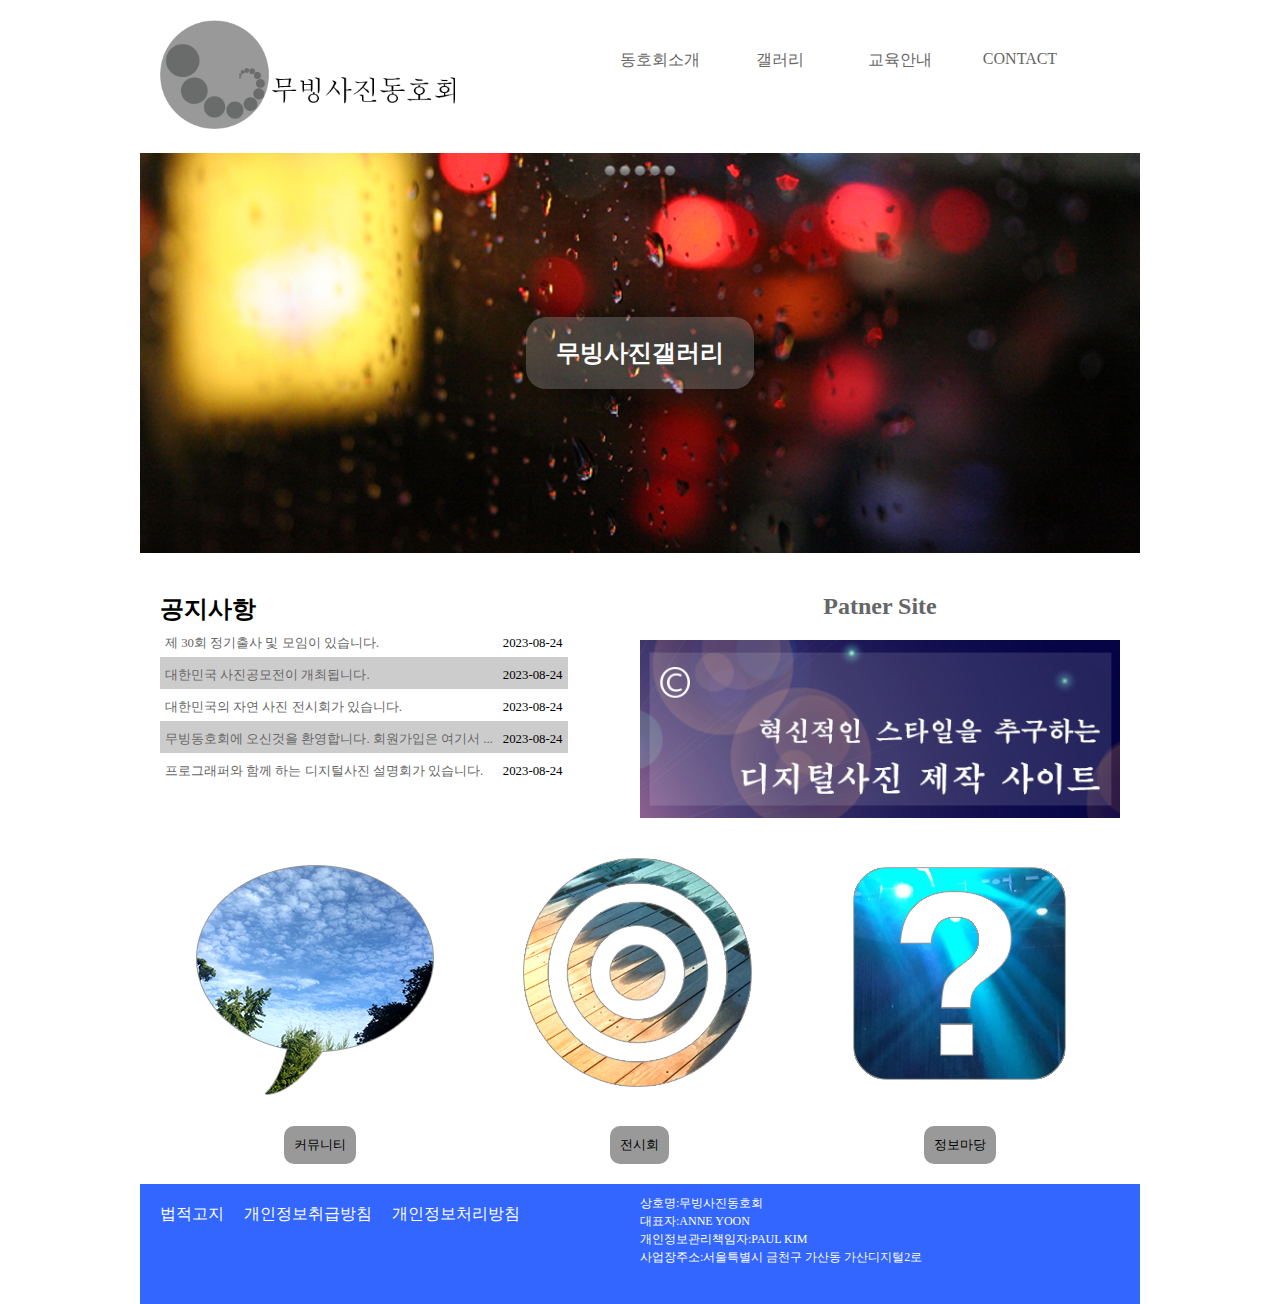
<file: 333/index.html>
<!DOCTYPE html> <!-- 지금부터 html5버전의 문서가 시작됨을 알림 -->
<html lang="ko">
<!-- 이문서의 언어를 설정 -->

<head>
    <meta charset="UTF-8"> <!-- 언어조합방법 -->
    <meta http-equiv="X-UA-Compatible" content="IE=edge">
    <!-- 호환을 어떻게 할것인가의 내용 ie는 가장 최신버전으로 보게 한다라는 의미
    만약에 chrome이 깔려있다면 크롬 브라우저가 웹페이지를 해석해서 보여주라는 의미
    -결과적으로는 chrome의 엔진을 사용하라 라는 의미
    - IE로 열었다 하더라도 껍데기는 IE인데 알맹이는 chrome이라는 의미(chrome의 엔진을 쓰겠다라는 의미)
-->
    <meta name="viewport" content="width=device-width, initial-scale=1.0">
    <!-- 이 사이트의 넓이를 다양한 디바이스(사용자 기기)의 크기에 맞추되 초기비율을 1,100%로 하겠다 라는 의미 -->
    <title>Document</title>
    <link rel="stylesheet" href="style.css">
</head>

<body>
    <div id="wrap">
        <header>
            <div id="header_logo" class="clearfix">
                <div class="logo">
                    <a href="#">
                        <img src="images3/logo/LOGO.png" alt="">
                    </a>
                </div><!-- //logo -->
                <nav class="nav">
                    <ul class="clearfix">
                        <li>
                            <a href="#">동호회소개</a>
                            <ul class="submenu">
                                <li><a href="#">연혁</a></li>
                                <li><a href="#">회칙</a></li>
                                <li><a href="#">이용안내</a></li>
                            </ul>
                        </li>
                        <li>
                            <a href="#">갤러리</a>
                            <ul class="submenu">
                                <li><a href="#">풍경자연</a></li>
                                <li><a href="#">인물</a></li>
                                <li><a href="#">사물</a></li>
                            </ul>
                        </li>
                        <li>
                            <a href="#">교육안내</a>
                            <ul class="submenu">
                                <li><a href="#">기초사진</a></li>
                                <li><a href="#">디지털사진</a></li>
                                <li><a href="#">전물사진</a></li>
                            </ul>
                        </li>
                        <li class="contect"><a href="#">CONTACT</a></li>
                    </ul>
                </nav>
            </div><!-- header_logo -->
        </header>
        <div id="imageslide">
            <div id="imgs">
                <img src="images3/slide/images(1).jpg" alt="이미지1">
                <img src="images3/slide/images(2).jpg" alt="이미지2">
                <img src="images3/slide/images(3).jpg" alt="이미지3">
                <img src="images3/slide/images(4).jpg" alt="이미지4">
                <img src="images3/slide/images(5).jpg" alt="이미지5">
            </div><!-- imgs -->
            <ul id="imgsbar">
                <li>
                    <a href="#" img-left="0">
                        <img src="images3/slide/dot.png" alt="dot">
                    </a>
                </li>
                <li>
                    <a href="#" img-left="-1000px">
                        <img src="images3/slide/dot.png" alt="dot">
                    </a>
                </li>
                <li>
                    <a href="#" img-left="-2000px">
                        <img src="images3/slide/dot.png" alt="dot">
                    </a>
                </li>
                <li>
                    <a href="#" img-left="-3000px">
                        <img src="images3/slide/dot.png" alt="dot">
                    </a>
                </li>
                <li>
                    <a href="#" img-left="-4000px">
                        <img src="images3/slide/dot.png" alt="dot">
                    </a>
                </li>
            </ul><!-- imgsbar -->
            <div class="welcome">
                <h2>무빙사진갤러리</h2>
            </div><!-- welcome -->
        </div><!-- imageslide -->
        <div id="content">
            <div class="notice">
                    <h2>공지사항</h2>
                    <table>
                        <tr>
                            <td><a href="#">
                                제 30회 정기출사 및 모임이 있습니다.
                            </a></td>
                            <td>2023-08-24</td>
                        </tr>
                        <tr>
                            <td><a href="#">
                                대한민국 사진공모전이 개최됩니다.
                            </a></td>
                            <td>2023-08-24</td>
                        </tr>
                        <tr>
                            <td><a href="#">
                                대한민국의 자연 사진 전시회가 있습니다.
                            </a></td>
                            <td>2023-08-24</td>
                        </tr>
                        <tr>
                            <td><a href="#">
                                무빙동호회에 오신것을 환영합니다. 회원가입은 여기서 ...
                            </a></td>
                            <td>2023-08-24</td>
                        </tr>
                        <tr>
                            <td><a href="#">
                                프로그래퍼와 함께 하는 디지털사진 설명회가 있습니다.
                            </a></td>
                            <td>2023-08-24</td>
                        </tr>
                    </table>
                </div><!-- notice -->
                <div class="partner">
                    <h2>Patner Site</h2>
                    <div class="partner_info">
                        <img src="images3/partner/PARTNER_UP.png" alt="partner">
                    </div>
            </div><!-- partner -->
            <div class="modal">
                <div class="content">
                    <img src="images3/partner/PARTNER.png" alt="partner">
                    <a href="#" class="close">닫기</a>
                </div><!-- content -->
                
            </div><!-- modal -->
            <div class="icon">
                    <div class="icons clearfix">
                        <div class="btn">
                            <img src="images3/icons/icon1.png" alt="icon1">
                            <button>커뮤니티</button>
                        </div><!-- btn -->
                        <div class="btn">
                            <img src="images3/icons/icon2.png" alt="icon2">
                            <button>전시회</button>
                        </div><!-- btn -->
                        <div class="btn">
                            <img src="images3/icons/icon3.png" alt="icon3">
                            <button>정보마당</button>
                        </div><!-- btn -->
                    </div><!-- icons -->
                </div><!-- icon -->
            </div><!-- content -->
            <footer>
                <div>
                    <ul>
                        <li><a href="#">법적고지</a></li>
                        <li><a href="#">개인정보취급방침</a></li>
                        <li><a href="#">개인정보처리방침</a></li>
                    </ul>
                    <address>
                        상호명:무빙사진동호회<br>
                        대표자:ANNE YOON<br>
                        개인정보관리책임자:PAUL KIM<br>
                        사업장주소:서울특별시 금천구 가산동 가산디지털2로

                    </address>
                </div>
            </footer>
        </div><!-- //wrap -->
   


    <script src="https://code.jquery.com/jquery-1.12.4.min.js">
    </script>

    <script src="js/main.js"></script>
</body>

</html>
</file>
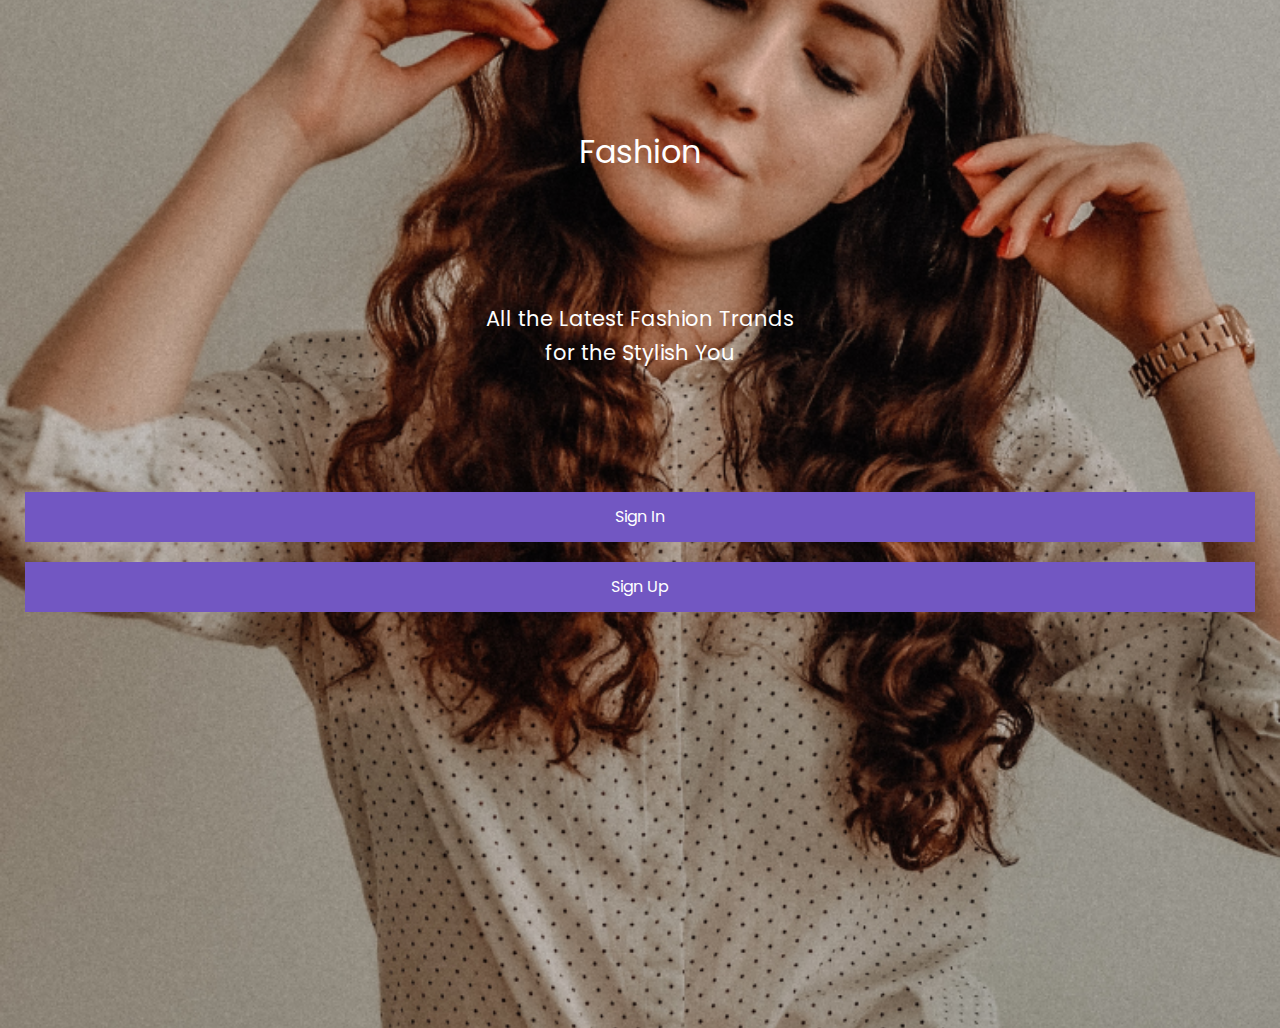
<file: fashion app/index.html>
<!DOCTYPE html>
<html lang="en">
<head>
    <meta charset="UTF-8">
    <meta http-equiv="X-UA-Compatible" content="IE=edge">
    <meta name="viewport" content="width=device-width, initial-scale=1.0">
    <title>Document</title>
    <!-- <link rel="stylesheet" href="css/reset.css"> -->
    <link rel="stylesheet" href="css/style.css">
    <link rel="stylesheet" href="https://cdnjs.cloudflare.com/ajax/libs/font-awesome/5.9.0/css/all.min.css" >
    <!-- <link href="https://fonts.googleapis.com/css2?family=Poppins:wght@300;400;500;600;700&display=swap" rel="stylesheet"> -->
</head>
<body class="welcome">
    <div class="container">
        <h1 class="main-tt text-center">Fashion</h1>
        <p>All the Latest Fashion Trands for the Stylish You</p>

        <p class="sign_links">
            <a href="signIn.html" class="btn">Sign In</a>
            <a href="signUp.html" class="btn">Sign Up</a>
        </p>
    </div>
    
</body>
</html>
</file>
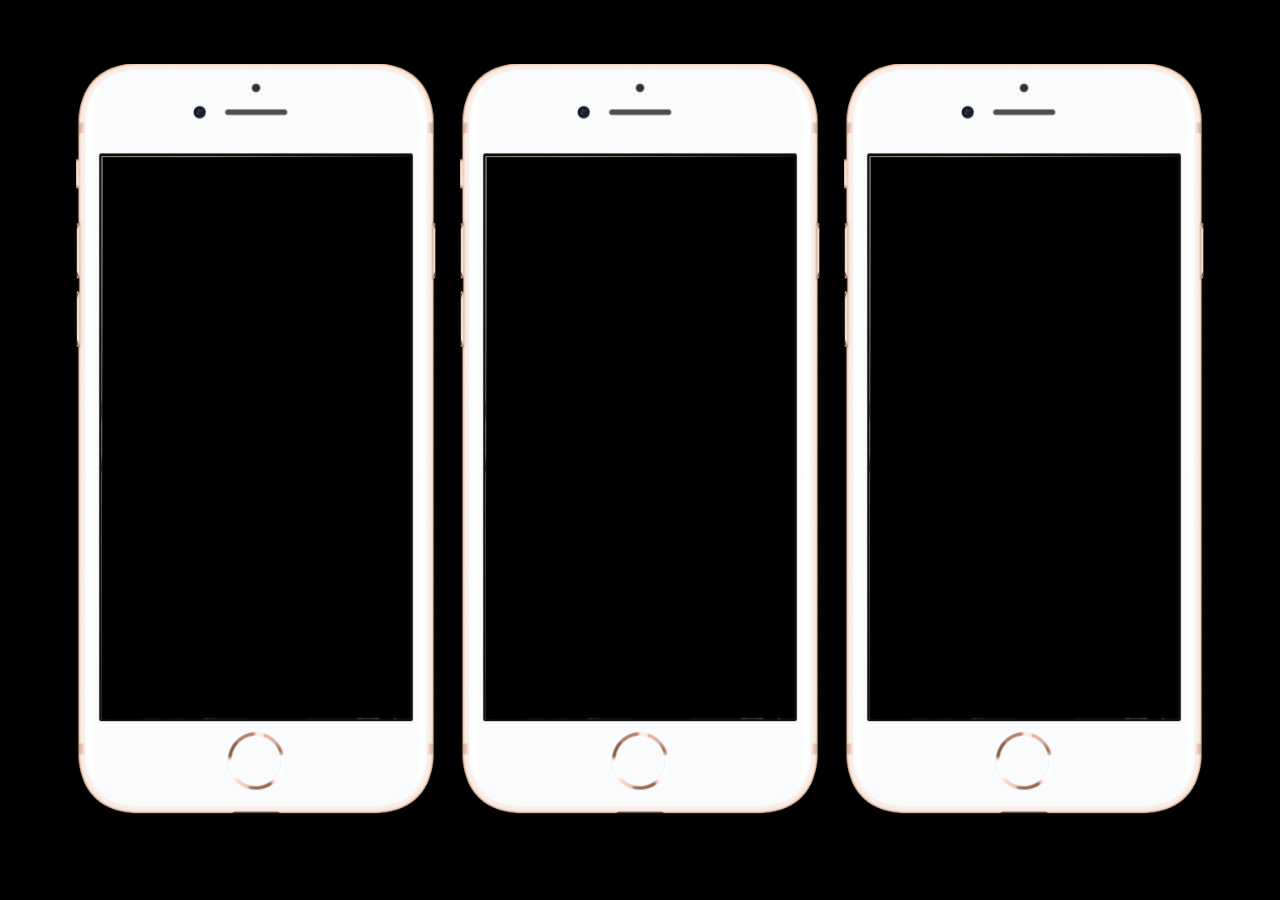
<file: phone/index.html>
<!DOCTYPE html>
<html lang="en">

<head>
    <meta charset="UTF-8">
    <meta http-equiv="X-UA-Compatible" content="IE=edge">
    <meta name="viewport" content="width=device-width, initial-scale=1.0">
    <title>Document</title>
    <link rel="stylesheet" href="style.css">
</head>

<body>
    <div class="wrap clearfix">
        <div class="index">
            <img src="phone.png" alt="">
            <div class="site">
                <object data="https://hyoofashionapp.netlify.app/" type=""></object>
            </div>
        </div>

        <div class="categories">
            <img src="phone.png" alt="">
            <div class="site2">
                <object data="https://hyoofashionapp.netlify.app/categories" type=""></object>
            </div>
        </div>

        <div class="shop">
            <img src="phone.png" alt="">
            <div class="site3">
                <object data="https://hyoofashionapp.netlify.app/shop" type=""></object>
            </div>
        </div>
    </div><!-- wrap -->

</body>

</html>
</file>
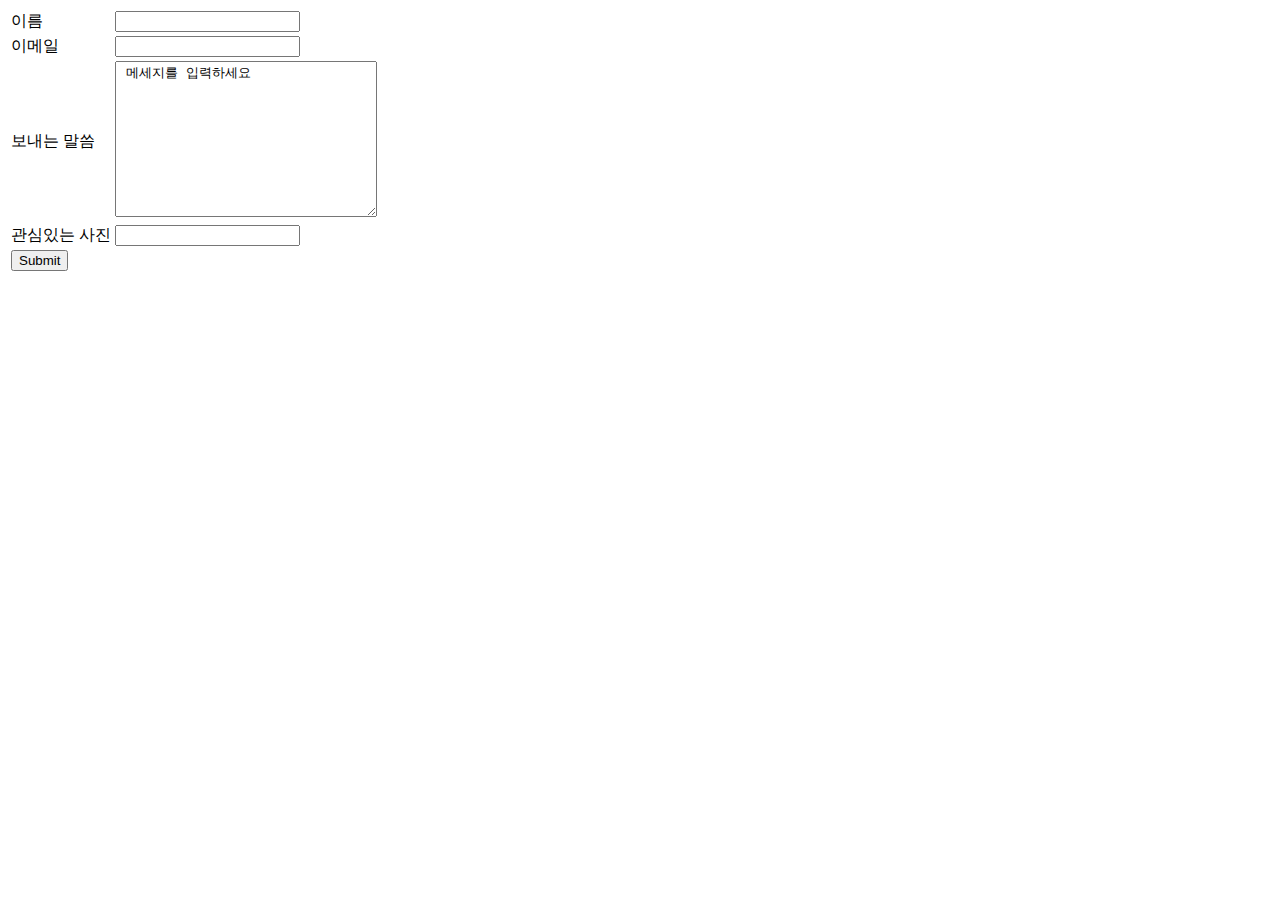
<file: 333/contect.html>
<!DOCTYPE html>
<html lang="en">
<head>
    <meta charset="UTF-8">
    <meta http-equiv="X-UA-Compatible" content="IE=edge">
    <meta name="viewport" content="width=device-width, initial-scale=1.0">
    <title>CONTACT</title>
</head>
<body>
    <form action="#">
        <table>
            <tr>
                <td>
                    <label for="name">이름</label>
                    </td>
                <td>
                    <input type="text" id="name" name="text">
                </td>
            </tr>
            <tr>
                <td>
                    <label for="em">이메일</label>
                </td>
                <td>
                    <input type="email" id="em" name="email">
                </td>
            </tr>
            <tr>
                <td>
                    보내는 말씀
                </td>
                <td>
                    <textarea name="message" cols="30" rows="10"> 메세지를 입력하세요
                    </textarea>
                </td>
            </tr>
            <tr>
                <td>관심있는 사진</td>
                <td>
                    <input type="text" name="photo" list="photo">
                    <datalist id="photo">
                        <option value="풍경"></option>
                        <option value="인물"></option>
                        <option value="사물"></option>
                    </datalist>
                </td>
            </tr>
            <tr>
                <td>
                    <input type="submit">
                </td>
            </tr>
        </table>
    </form>
</body>
</html>
</file>
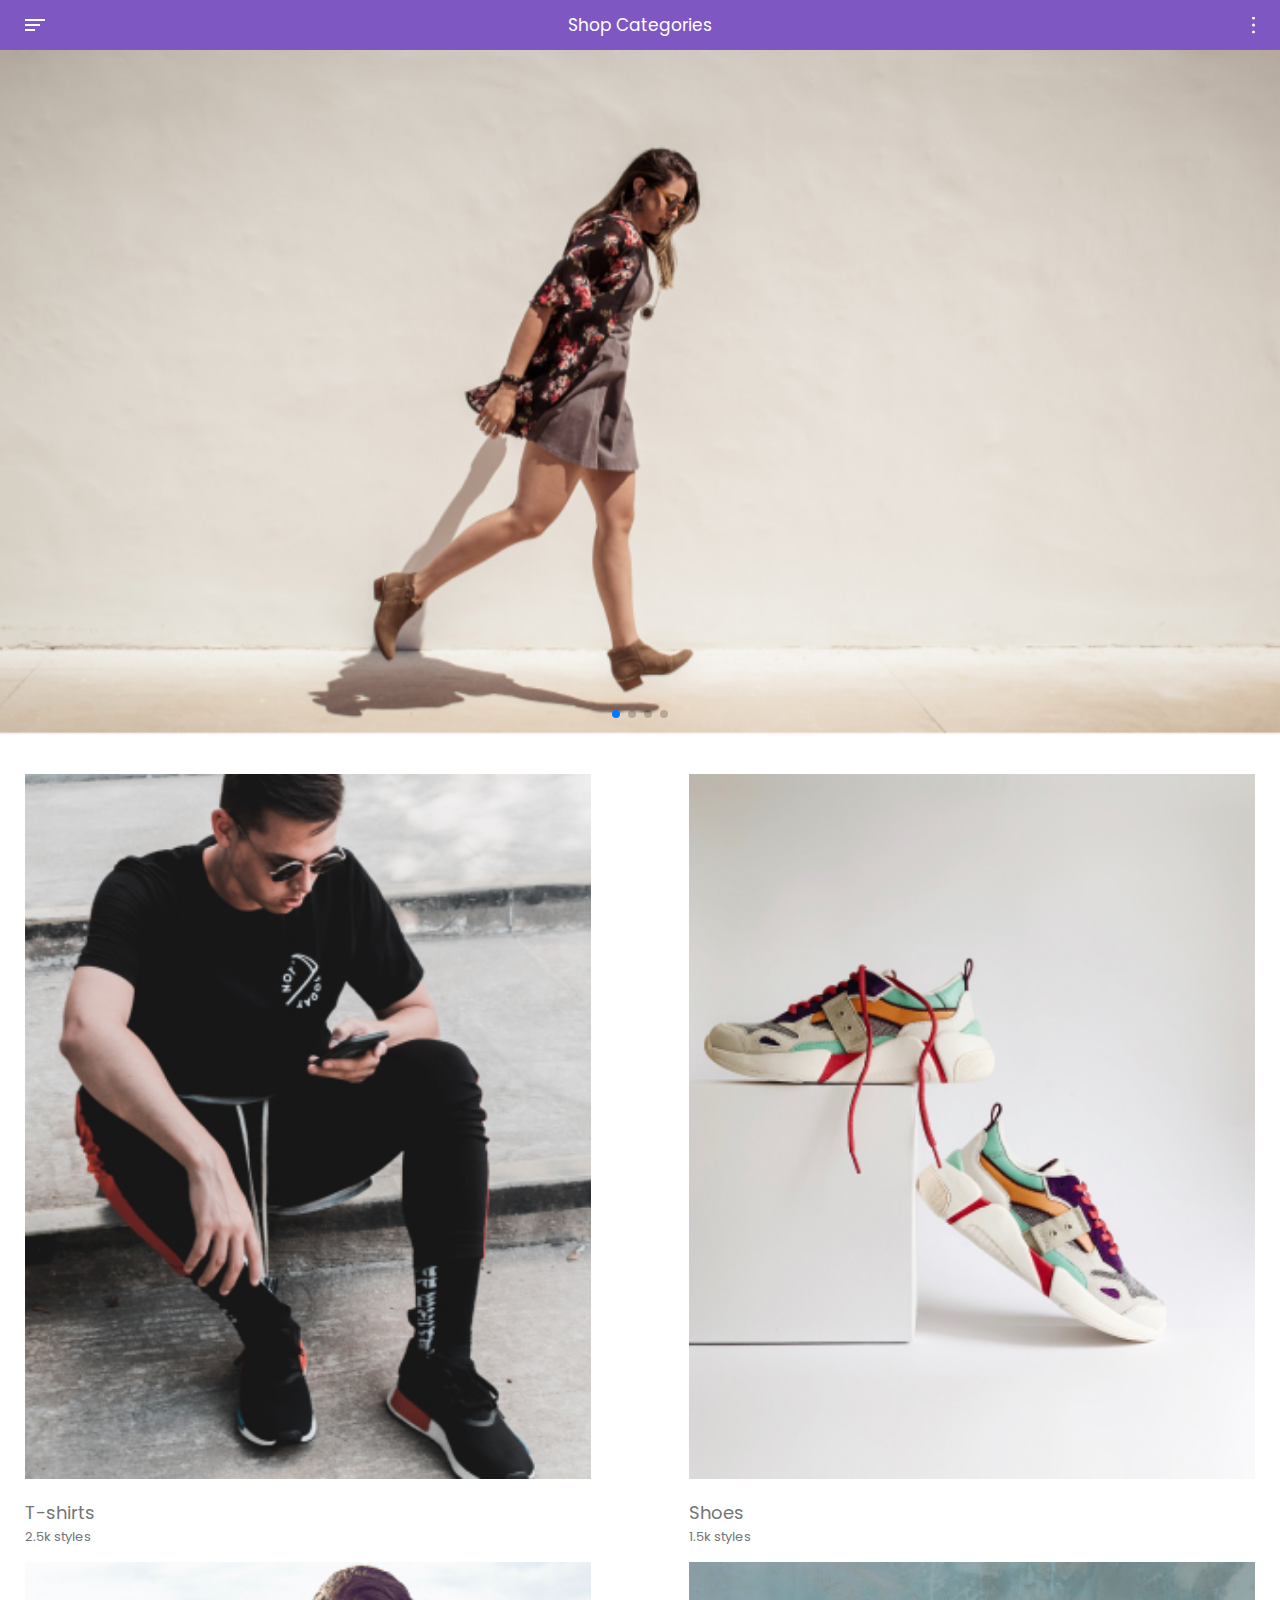
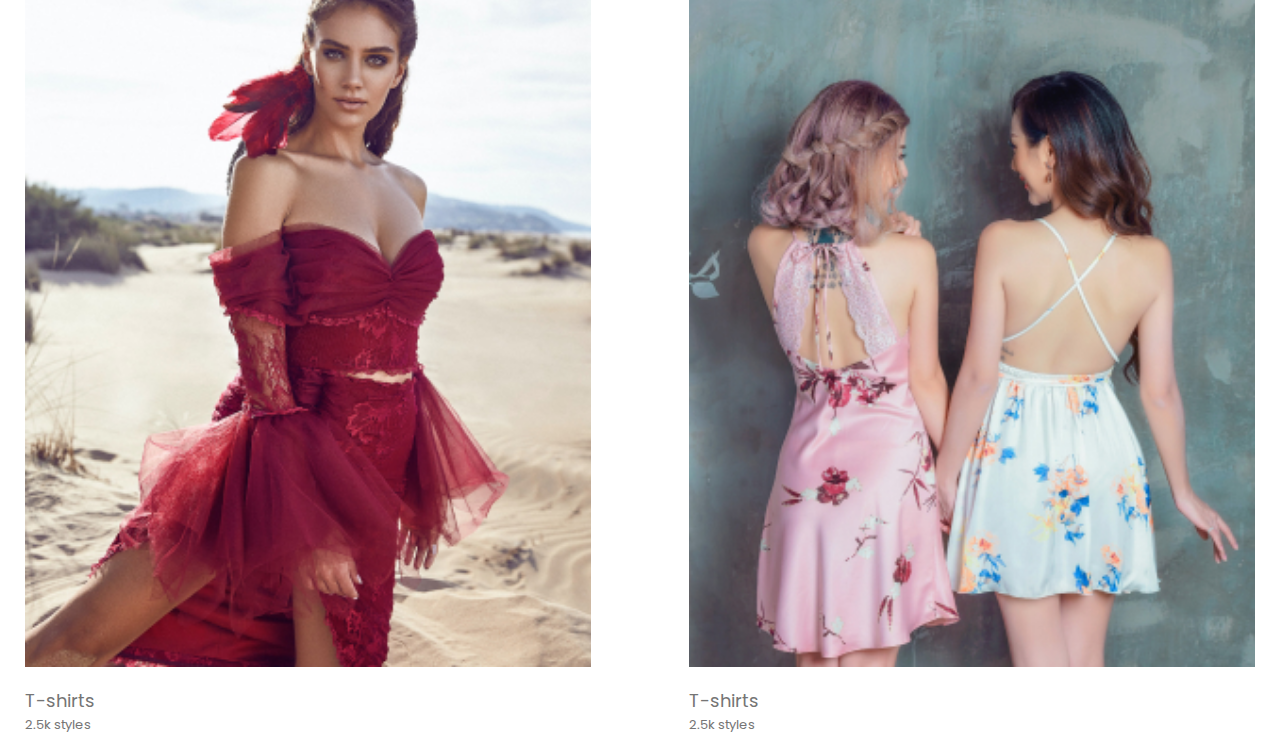
<file: fashion app/categories.html>
<!DOCTYPE html>
<html lang="en">

<head>
    <meta charset="UTF-8">
    <meta http-equiv="X-UA-Compatible" content="IE=edge">
    <meta name="viewport" content="width=device-width, initial-scale=1.0">
    <link rel="stylesheet" href="https://cdn.jsdelivr.net/npm/swiper@9/swiper-bundle.min.css" />
    <link rel="stylesheet" href="css/style.css">
    <title>Document</title>
</head>

<body>
    <header>
        <img src="images/menu_Icon_left.svg" alt="menu_icon_left" class="menu_icon_left">
        <h2>Shop Categories</h2>
        <img src="images/menu_Icon_right.svg" alt="menu_icon_right" class="menu_icon_right">
    </header>
    <div class="category_slide">
        <div class="swiper-wrapper">
            <div class="swiper-slide">
                <img src="images/caterory_slide_01.jpg" alt="slide01">
            </div>
            <div class="swiper-slide">
                <img src="images/caterory_slide_02.jpg" alt="slide02">
            </div>
            <div class="swiper-slide">
                <img src="images/caterory_slide_03.jpg" alt="slide03">
            </div>
            <div class="swiper-slide">
                <img src="images/caterory_slide_04.jpg" alt="slide04">
            </div>
        </div>

        <div class="swiper-pagination"></div>
    </div><!-- category_slide -->
    <ul class="category_list container clearfix">
        <li>
            <img src="images/category_product_01.jpg" alt="T-shirts">
            <h3>T-shirts</h3>
            <h4>2.5k styles</h4>
        </li>
        <li>
            <img src="images/category_product_02.jpg" alt="Shoes">
            <h3>Shoes</h3>
            <h4>1.5k styles</h4>
        </li>
        <li>
            <img src="images/category_product_03.jpg" alt="T-shirts">
            <h3>T-shirts</h3>
            <h4>2.5k styles</h4>
        </li>
        <li>
            <img src="images/category_product_04.jpg" alt="T-shirts">
            <h3>T-shirts</h3>
            <h4>2.5k styles</h4>
        </li>
    </ul>


    <script src="https://cdn.jsdelivr.net/npm/swiper@9/swiper-bundle.min.js"></script>
    <script>
        const swiper = new Swiper('.category_slide', {
            loop: true,


            // If we need pagination
            pagination: {
                el: '.category_slide .swiper-pagination',
                clickable: true,
            },

        });
    </script>
</body>

</html>
</file>
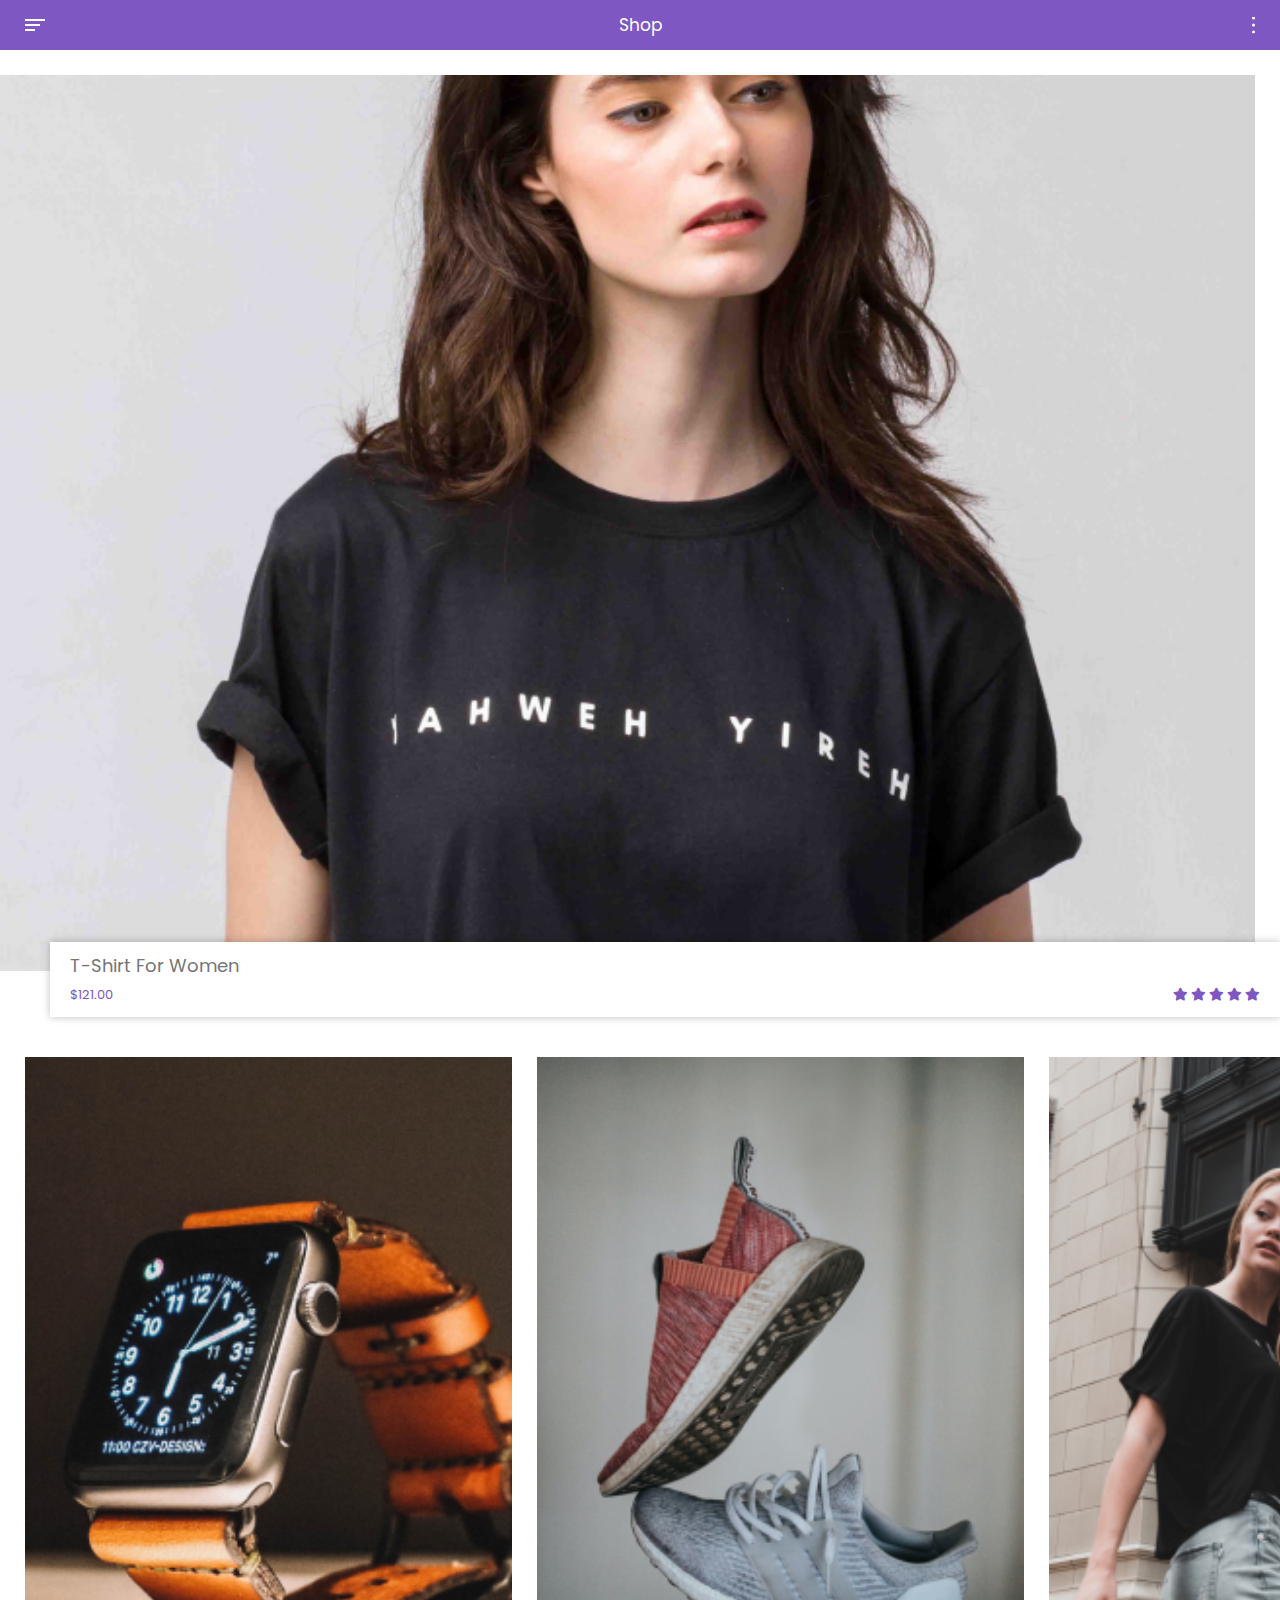
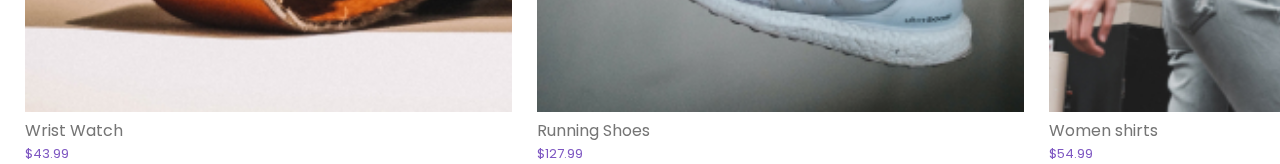
<file: fashion app/shop.html>
<!DOCTYPE html>
<html lang="en">

<head>
    <meta charset="UTF-8">
    <meta http-equiv="X-UA-Compatible" content="IE=edge">
    <meta name="viewport" content="width=device-width, initial-scale=1.0">
    <link rel="stylesheet" href="https://cdnjs.cloudflare.com/ajax/libs/font-awesome/5.9.0/css/all.min.css">
    <link rel="stylesheet" href="https://cdn.jsdelivr.net/npm/swiper@9/swiper-bundle.min.css" />
    <link rel="stylesheet" href="css/style.css">

    <title>Document</title>
</head>

<body>
    <header>
        <img src="images/menu_Icon_left.svg" alt="menu_icon_left" class="menu_icon_left">
        <h2>Shop</h2>
        <img src="images/menu_Icon_right.svg" alt="menu_icon_right" class="menu_icon_right">
    </header>
    <div class="top_product">
        <img src="images/top_product_img.jpg" alt="top_product" class="top_product_img">
        <div class="info">
            <h2>T-Shirt For Women</h2>
            <div class="desc">
                <span class="price">$121.00</span>
                <div class="rate">
                    <i class="fas fa-star"></i>
                    <i class="fas fa-star"></i>
                    <i class="fas fa-star"></i>
                    <i class="fas fa-star"></i>
                    <i class="fas fa-star"></i>
                </div>
            </div>
        </div>
    </div><!-- top_product -->

    <div class="shop_product">
        <div class="product_list swiper-wrapper">
            <div class="swiper-slide">
                <img src="images/shop_list_01_watch.jpg" alt="Wrist Watch">
                <h3>Wrist Watch</h3>
                <h4>$43.99</h4>
            </div>
            <div class="swiper-slide">
                <img src="images/shop_list_02_shoes.jpg" alt="Running Shoes">
                <h3>Running Shoes</h3>
                <h4>$127.99</h4>
            </div>
            <div class="swiper-slide">
                <img src="images/shop_list_03_shirts.jpg" alt="Women shirts">
                <h3>Women shirts</h3>
                <h4>$54.99</h4>
            </div>
            <div class="swiper-slide">
                <img src="images/shop_list_01_watch.jpg" alt="Wrist Watch">
                <h3>Wrist Watch</h3>
                <h4>$43.99</h4>
            </div>
            <div class="swiper-slide">
                <img src="images/shop_list_02_shoes.jpg" alt="Running Shoes">
                <h3>Running Shoes</h3>
                <h4>$127.99</h4>
            </div>
            <div class="swiper-slide">
                <img src="images/shop_list_03_shirts.jpg" alt="Women shirts">
                <h3>Women shirts</h3>
                <h4>$54.99</h4>
            </div>
        </div><!-- product_list swiper-wrapper -->
    </div><!-- shop_product -->
    <script src="https://cdn.jsdelivr.net/npm/swiper@9/swiper-bundle.min.js"></script>

    <script>
        const swiper = new Swiper('.shop_product', {
            // Optional parameters
            // direction: 'vertical',
            loop: true,
            slidesPerView: 2.5,
            spaceBetween: 25,
                  });
    </script>
</body>

</html>
</file>
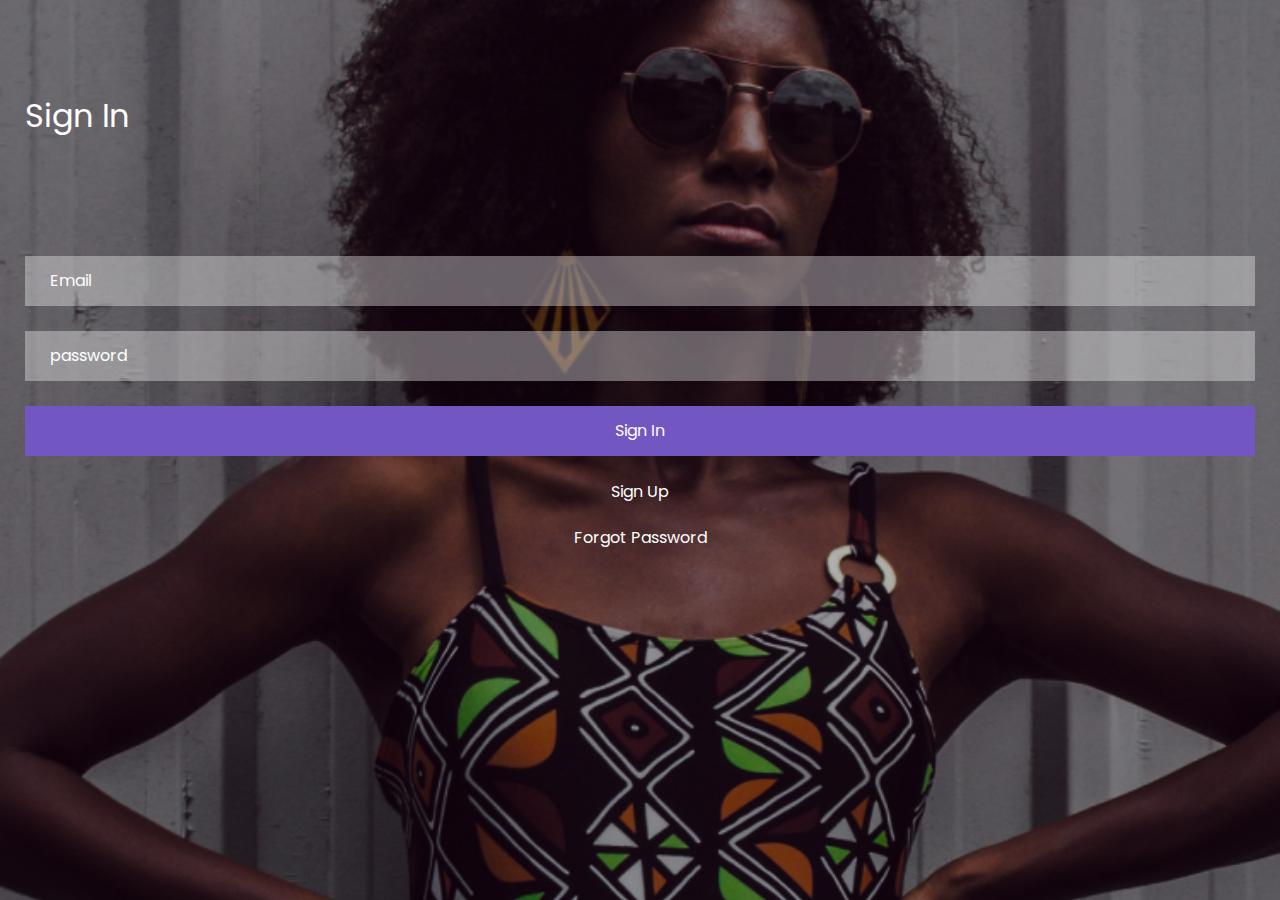
<file: fashion app/signIn.html>
<!DOCTYPE html>
<html lang="en">
<head>
    <meta charset="UTF-8">
    <meta http-equiv="X-UA-Compatible" content="IE=edge">
    <meta name="viewport" content="width=device-width, initial-scale=1.0">
    <title>Document</title>
    <link rel="stylesheet" href="css/style.css">
</head>
<body>
    <div class="sign_in">
        <div class="container">
            <h2 class="main-tt">Sign In</h2>

            <form action="#">
                <p>
                    <label for="user_email">Email</label>
                    <input type="email" id="user_email" placeholder="Email">
                </p>
                <p>
                    <label for="user_pw">Password</label>
                    <input type="email" id="user_pw" placeholder="password">
                </p>
                <p>
                    <input type="submit" value="Sign In" class="btn">
                </p>
            </form>
            <p class="signin_links">
                <a href="signUp.html">Sign Up</a>
                <a href="#">Forgot Password</a>
            </p>
        </div>
    </div>
</body>
</html>
</file>
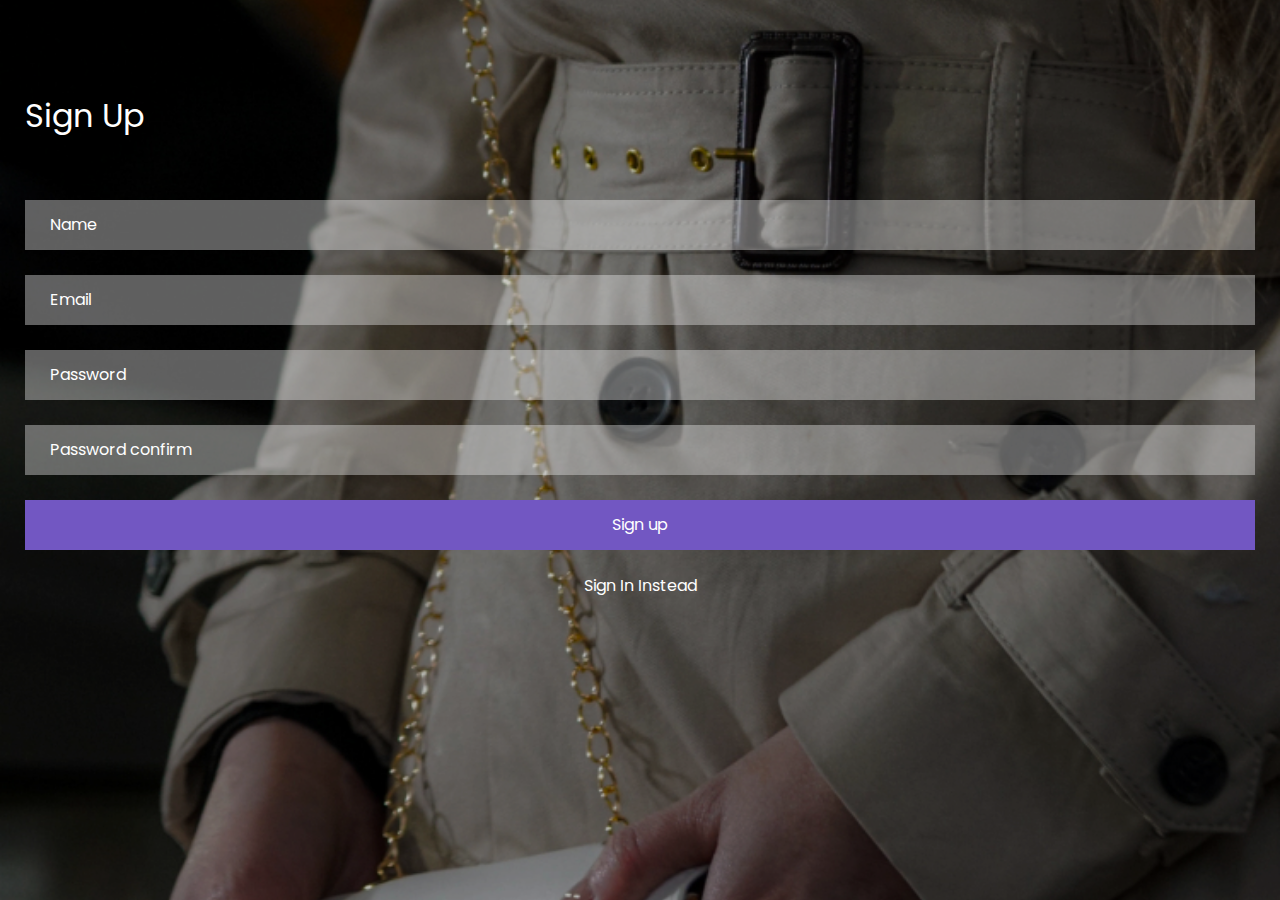
<file: fashion app/signUp.html>
<!DOCTYPE html>
<html lang="en">
<head>
    <meta charset="UTF-8">
    <meta http-equiv="X-UA-Compatible" content="IE=edge">
    <meta name="viewport" content="width=device-width, initial-scale=1.0">
    <title>Document</title>
    <link rel="stylesheet" href="css/style.css">
</head>
<body class="sign_up">
    <div class="container">
        <h2 class="main-tt">Sign Up</h2>
        <form action="#">
            <p>
                <label for="user_name">Name</label>
                <input type="text" id="user_name" placeholder="Name">
            </p>
            <p>
                <label for="user_email">Email</label>
                <input type="email" id="user_email" placeholder="Email">
            </p>
            <p>
                <label for="user_pw">Password</label>
                <input type="password" id="user_pw" placeholder="Password">
            </p>
            <p>
                <label for="user_pwcf">Password confirm</label>
                <input type="password" id="user_pwcf" placeholder="Password confirm">
            </p>
            <p>
                <input type="submit" value="Sign up" class="btn">
            </p>
        </form>
        <p class="signin_links">
            <a href="signIn.html">Sign In Instead</a>
        </p>
    </div><!-- container -->
</body>
</html>
</file>
<file: 333/style.css>
@charset "UTF-8";

*{margin: 0; padding: 0;}
.clearfix::after{content: "";
clear:both; display: block;}
li{list-style: none;}
a{text-decoration: none;
color: #666;}

#wrap{
    width: 1000px; margin: 0 auto;
}

/* heder */
header{}
#header_logo{padding: 20px;}
#header_logo .logo{float: left;
width: 300px;}
#header_logo .logo a{}
#header_logo .logo a img{width: 100%;}

#header_logo .nav{float: right;
margin-top: 20px; margin-right: 40px;
}
#header_logo .nav ul{}
#header_logo .nav ul li{
    position: relative;
    float: left;
    width: 120px;
    text-align: center
}
#header_logo .nav ul li a{
    padding: 10px 0;
    display: block;
}

#header_logo .nav ul li a:hover{
    background-color: #36F;
    color: #fff;
    transition: 0.3s;
}

#header_logo .nav ul li .submenu{
    z-index: 30;
    display: none;
    position: absolute;
    left: 0; top: 42px;
    background-color: rgba(255, 255, 255, 0.8);
}
#header_logo .nav ul li .submenu li{}
#header_logo .nav ul li .submenu li a{
    padding: 5px 0;
    color: black;
}

#header_logo .nav ul li .submenu li a:hover{
    background-color: #999;
    color: #fff;
}

/* imageslide */

#imageslide{position: relative;
height: 400px; overflow: hidden;
}
#imageslide #imgs{
    /* 자식이 float일때 부모가 position:absolute;이면
    그 부모는 깨지지 않는다 */
    /* 자식이 float일때 부모가 float이면
    그 부모는 깨지지 않는다 */
    position: absolute;
    left: 0; top: 0;
    width: 5000px;}
#imageslide #imgs img{
    float: left;
}

#imageslide #imgsbar{
    position: absolute;
    left: 50%; top: 10px;
    transform: translateX(-50%);
}

#imageslide #imgsbar li{
    float: left;

}

#imageslide .welcome{
    position: absolute;
    left: 50%; top: 50%;
    transform: translate(-50%,-50%);
    color: white;
    background-color: rgba(255, 255, 255, 0.2);
    /* padding: 10px 20px; */
    padding-inline: 30px; /* //좌우padding */
    padding-block: 20px; /* 상하padding */
    border-radius: 20px;
}

/*  //콘텐츠 영역 스타일  */
#content{
    overflow: hidden;
    padding: 20px;
    padding-top: 40px;

}
#content .notice{
   float: left;
   width: 480px;

}
/* 기본폰트사이즈:16px 

// 1em=16px */

#content .notice table{
   font-size: 1em;
   font-size: 0.8em; /* 16px*0.8 = 12.8px */
   /* border: 1px solid #000; */
   border-collapse: collapse; /* 테이블안에 불필요한 공간 삭제 ( 공간  */

}
#content .notice table h2{
    color: #666;
    text-align: center;
    padding-bottom: 10px;
}
#content .notice table{}
#content .notice table tr{}
/* #content .notice table tr:nth-child(2n) */
#content .notice table tr:nth-child(even){
   background: #ccc;
}

#content .notice table tr td{
   padding: 5px;
   padding-top: 10px;
}



#content .partner
{
   float: right;
   width: 480px;
}





#content .partner{float: right; width: 480px;}
#content .partner h2{
    text-align: center;
    color: #666;
    padding-bottom: 20px;
}
#content .partner .partner_info{

}
#content .partner .partner_info img{
    width: 100%;
}

.modal{
    display: none;
    position: fixed;
left: 0; top: 0;
bottom: 0; right: 0;
background-color: rgba(0, 0, 0, 0.5);}
.modal .content{
    position: absolute;
    left: 50%; top: 50%;
    transform: translate(-50%,-50%);
    background-color: #fff;
    width: 600px;
    text-align: center;
    padding: 20px;
}
.modal .content img{
    display: block;
    margin: 0 auto;
}
.modal .content .close{
    display: inline-block;
    margin-top: 10px;
    background-color: #999;
    color: #fff;
    padding: 10px 20px;
}

#content .icon{float: left;}
#content .icon .icons{
    
}
#content .icon .icons .btn{
    float: left;
    width: 33.3333%; 
    padding-inline: 10px;
    box-sizing: border-box;
    text-align: center;
}
#content .icon .icons .btn img{width: 100%;}
#content .icon .icons .btn button{
    background-color: #999;
    border: none;
    padding: 10px;
    border-radius: 10px;
    transition: 0.3s;
}
#content .icon .icons .btn button:hover{
    background-color: #36f;
}

footer{
    height: 100px;
    background-color: #36f;
    color: #fff;
    padding: 10px 20px;
}
footer div{overflow: hidden;}
footer div ul{float: left; width: 50%;}
footer div ul li{float: left; 
    margin-right: 20px;
    margin-top: 10px;}
footer div ul li a{color: #fff;}
footer div address{
    float: left;
    width: 50%;
    font-style: normal;
    font-size: 12px; line-height: 1.5;
}
</file>
<file: phone/style.css>
@charset "UTF-8";
*{margin: 0; padding: 0;}
.clearfix::after{
    content: "";
    clear:both;
    display: block;
}
body {
    background-color: #010000;
    padding: 5vw;
}
.wrap{display: flex;
    justify-content: space-evenly;}

.index,
.categories,
.shop {
    float: left;
    width: 30%;
    margin: 0 1%;
    width: 370px;
    height: 750px;
    position: relative;
}

.index img,
.categories img,
.shop img {
    z-index: 5;
    pointer-events: none;
}

.index img,
.index .site,
.categories img,
.categories .site2,
.shop img, .shop .site3 {
    position: absolute;
    width: 100%;
    height: 100%;
    left: 0;
    top: 0;
}

.index .site,
.categories .site2,
.shop .site3  {
    left: 25px;
    width: calc(100% - 34px);
    height: calc(100% - 30px);
    top: 20px;
    border-radius:20px;
    overflow: hidden;
}

.index .site object,
.categories .site2 object,
.shop .site3 object {
    width: 100%;
    height: 100%;
}

.categories .site2,
.shop .site3{
    top: 90px;
    height: calc(100% - 113px);
    border-radius: 10px;
}
</file>
<file: fashion app/css/style.css>
@charset "UTF-8";
@import url('https://fonts.googleapis.com/css2?family=Poppins:wght@300;400;500;600;700&display=swap');
@import url(reset.css);
/* font-family: 'Poppins', sans-serif; */



body {
    font-family: 'Poppins', sans-serif;
    font-size: 13px;
    /* default 16px */
    line-height: 21px;
}

.container {
    padding: 0 25px;
    width: 100%;
    box-sizing: border-box;
}

form input::placeholder {
    font-family: 'Poppins', sans-serif;
}

form input[value] {
    font-family: 'Poppins', sans-serif;
}

/* -----text align----- */
.text-left {
    text-align: left;
}

.text-center {
    text-align: center;
}

.text-right {
    text-align: right;
}

.main-tt {
    font-size: 32px;
    line-height: 48px;
}

.btn.btn.btn {
    width: 100%;
    height: 50px;
    background-color: #7257c2
        /* !important */
    ;
    line-height: 50px;
    display: block;
    text-align: center;
    color: #fff;
    font-size: 16px;
}

/* -----.Welcome----- */
.welcome {
    height: 100vh;
    background: url(../images/welcome_bg.png)no-repeat center;
    background-size: cover;
    padding-top: 128px;
}

.welcome h1 {
    color: #fff;
}

.welcome h1+p {
    margin-top: 126px;
    margin-left: auto;
    margin-right: auto;
    margin-bottom: 122px;
    width: 321px;
    font-size: 21px;
    line-height: 34px;
    color: #fff;
    text-align: center;
}

.sign_links a:first-child {
    margin-bottom: 20px;
}

/* -----sighIn----- */

.sign_in {
    height: 100vh;
    background: url(../images/sign_in_bg.jpg)no-repeat center;
    background-size: cover;
    padding-top: 92px;
    box-sizing: border-box;
    position: relative;
}

.sign_in::before {
    content: "";
    position: absolute;
    left: 0;
    top: 0;
    width: 100%;
    height: 100%;
    background-color: rgba(0, 0, 0, 0.25)
}

.sign_in h2 {
    position: relative;
    color: #fff;
    z-index: 50;
    /* //포지션이 있어야 실행이 됨 */
}

[class^="sign"] form {
    position: relative;
    margin-top: 116px;
}

[class^="sign"] form label {
    display: none;
}

[class^="sign"] form input {
    width: 100%;
    height: 50px;
    line-height: 50px;
    border: none;
    background-color: rgba(238, 238, 238, 0.4);
    outline: none;
    /* 커서가 생길때 나타나는 border밖의 선 */
    padding: 0 25px;
    box-sizing: border-box;
    color: #fff;
    font-size: 16px;
}

[class^="sign"] form input::placeholder {
    color: #fff;
}

[class^="sign"] form p:not(:last-child) {
    margin-bottom: 25px;
}

.signin_links {
    margin-top: 25px;
    font-size: 16px;
    position: relative;

}

.signin_links a {
    display: block;
    text-align: center;
    color: #fff;
}

.signin_links a:nth-child(1) {
    margin-bottom: 25px;
}

/* -----sign_up----- */
.sign_up {
    padding-top: 92px;
    height: 100vh;
    background: url(../images/sign_up_bg.jpg) no-repeat center;
    background-size: cover;
    position: relative;
    box-sizing: border-box;
}

.sign_up::before {
    content: "";
    position: absolute;
    left: 0;
    top: 0;
    width: 100%;
    height: 100%;
    background-color: rgba(0, 0, 0, 0.25);
}

.sign_up .container {
    position: relative;
}

.sign_up h2 {
    color: #fff;

}

.sign_up form {
    margin-top: 60px;
}

.sign_up .signin_links {
    margin-top: 25px;
}

/* -----shop----- */
header {
    position: relative;
    background-color: #7e57c2;
    height: 50px;
}

header>h2 {
    font-size: 17px;
    line-height: 50px;
    color: #fff;
    text-align: center;

}

header>img {
    position: absolute;
    top: 50%;
    transform: translateY(-50%);
}

header>img.menu_icon_left {
    left: 25px;
}

header>img.menu_icon_right {
    right: 25px;
}

.top_product {
    position: relative;
    padding: 25px 25px 0 0;
}

.top_product img {
    width: 100%;
}

.top_product .info {
    position: absolute;
    /* box-shadow: x값 y값 blur spread color; */
    box-shadow: 0 0 8px rgba(0, 0, 0, 0.25);
    left: 50px;
    right: 0;
    bottom: -40px;
    background-color: #fff;
    padding: 10px 20px 12px;
}

.top_product .info h2 {
    /* text-shadow: x값 y값 blur color */
    font-size: 18px;
    line-height: 27px;
    color: #757575;
    margin-bottom: 5px;
}

.top_product .info .desc {}

.top_product .info .desc .price {
    font-size: 13px;
    line-height: 21px;
    color: #7e57c2;
}

.top_product .info .desc .rate {
    font-size: 13px;
    line-height: 21px;
    color: #7e57c2;
    position: absolute;
    right: 20px;
    bottom: 12px;
}

.top_product .info .desc .rate i {}

.shop_product {
    padding-left: 25px;
    margin-top: 80px;
    overflow: hidden;
}

.product_list {}

.product_list .swiper-slide .swiper-slide {
    width: 125px;
}

.product_list .swiper-slide img {
    width: 100%;
}

.product_list .swiper-slide h3 {
    font-size: 16px;
    line-height: 25px;
    color: #757575;
    overflow: hidden;
    text-overflow: ellipsis;
    white-space: nowrap;
}

.product_list .swiper-slide h4 {
    font-size: 13px;
    line-height: 21px;
    color: #7e57c2;
    overflow: hidden;
    text-overflow: ellipsis;
    white-space: nowrap;
}

.category_slide {
    position: relative;
}

.category_slide .swiper-slide {}

.category_slide .swiper-slide img {
    width: 100%;
}

.category_slide .swiper-pagination {
    position: absolute;
    bottom: 15px;
    left: 0px;
}

.category_list {margin-top: 35px;}

.category_list li {
    width: 46%;
    margin-right: 8%;
    float: left;
    margin-bottom: 15px;
}

.category_list li:nth-child(2n) {
    margin-right: 0;
}

.category_list img {
    width: 100%;
}

.category_list h3 {
    margin-top: 15px;
    font-size: 18px;
    line-height: 25px;
    color: #757575;
}

.category_list h4 {
    margin-top: 1px;
    font-size: 13px;
    line-height: 21px;
    color: #757575;
}
</file>
